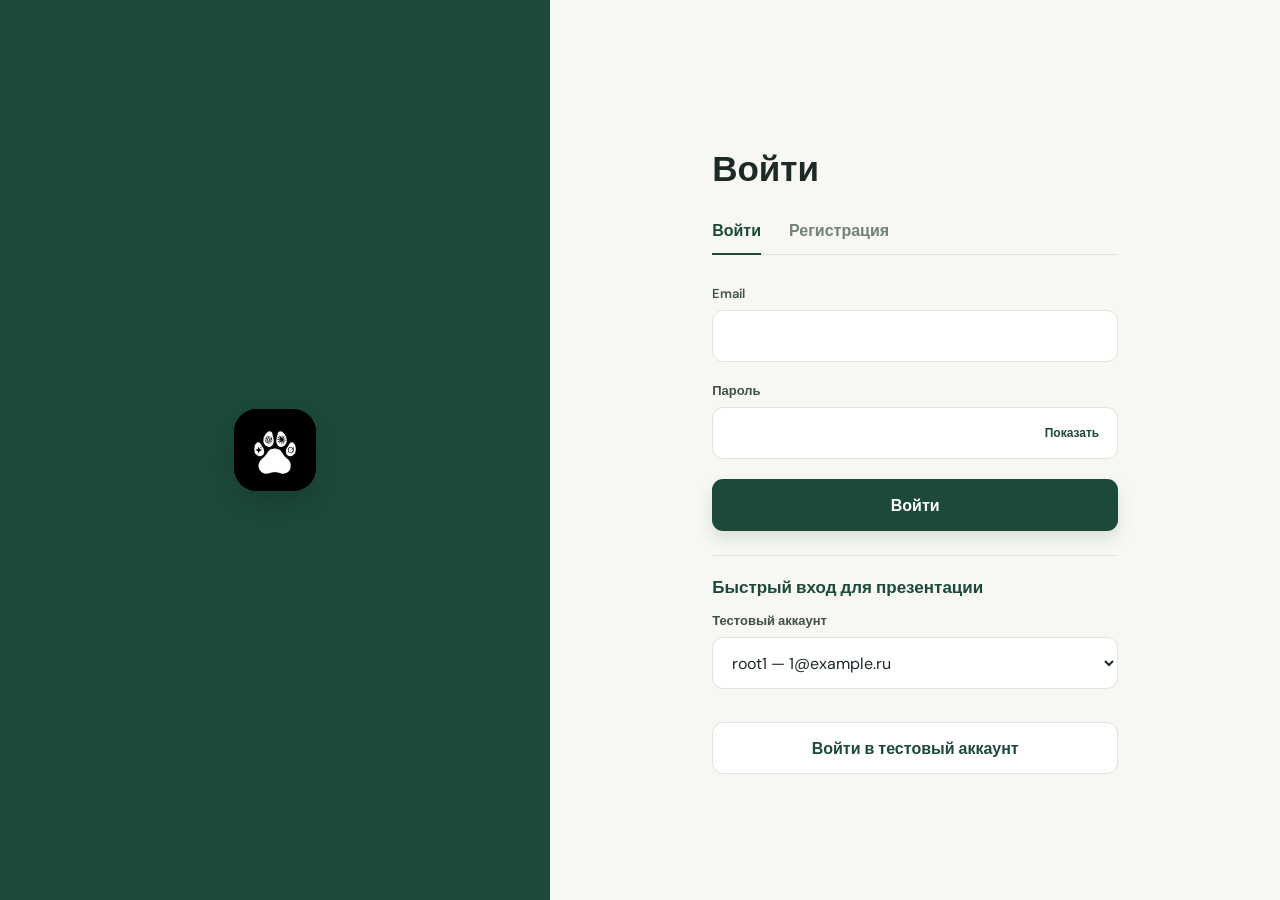
<file: index.html>
﻿<!doctype html>
<html lang="ru">
<head>
  <meta charset="UTF-8">
  <meta name="viewport" content="width=device-width, initial-scale=1.0">
  <meta name="description" content="PetCare — здоровье и забота о питомцах">
  <title>PetCare</title>
  <link rel="icon" type="image/jpeg" href="petcare-icon.jpg">
  <link rel="stylesheet" href="style.css">
</head>
<body>
  <div id="toast" class="toast" role="status" aria-live="polite"></div>
  <main id="auth-screen" class="auth-layout">
    <section class="brand-panel"><div class="brand-mark"><img src="petcare-icon.jpg" alt=""></div></section>
    <section class="form-panel"><div class="auth-card">
      <div class="mobile-brand"><img src="petcare-icon.jpg" alt=""></div>
      <div id="auth-view"><div class="card-heading"><h2 id="form-title">Войти</h2></div><div class="tabs"><button class="tab is-active" data-mode="login" type="button">Войти</button><button class="tab" data-mode="register" type="button">Регистрация</button></div><div id="auth-message" class="message" role="alert"></div><form id="auth-form" novalidate><div id="name-field" class="field is-hidden"><label for="auth-name">Имя</label><input id="auth-name" name="name" type="text" autocomplete="name"></div><div class="field"><label for="auth-email">Email</label><input id="auth-email" name="email" type="email" autocomplete="email"></div><div class="field"><label for="auth-password">Пароль</label><div class="password-wrap"><input id="auth-password" name="passwd" type="password" autocomplete="current-password"><button class="password-toggle" type="button">Показать</button></div></div><button id="auth-submit" class="primary-button" type="submit">Войти</button></form><p id="auth-hint" class="mock-hint"></p></div>
      <div id="test-login" class="test-login"><h3>Быстрый вход для презентации</h3><div class="field"><label for="test-account">Тестовый аккаунт</label><select id="test-account"><option value="0">root1 — 1@example.ru</option><option value="1">root2 — 2@example.ru</option><option value="2">root3 — 3@example.ru</option><option value="3">root4 — 4@example.ru</option><option value="4">root5 — 5@example.ru</option><option value="5">root6 — 6@example.ru</option><option value="6">root7 — 7@example.ru</option><option value="7">root8 — 8@example.ru</option><option value="8">root9 — 9@example.ru</option><option value="9">root10 — 10@example.ru</option></select></div><button id="test-login-button" class="secondary-button" type="button">Войти в тестовый аккаунт</button></div>
      <div id="verify-view" class="is-hidden"><button id="back-to-auth" class="back-button" type="button">← Назад</button><div class="card-heading"><h2>Введите код</h2><p class="muted">Код отправлен на <strong id="verify-email"></strong></p></div><div id="verify-message" class="message"></div><form id="verify-form" novalidate><div class="field"><label for="verify-code">Код подтверждения</label><input id="verify-code" class="code-input" inputmode="numeric" maxlength="6" autocomplete="one-time-code"></div><button class="primary-button" type="submit">Подтвердить</button></form><button id="resend-button" class="secondary-button" type="button">Отправить код ещё раз</button><p id="resend-status" class="resend-status"></p></div>
    </div></section>
  </main>
  <main id="app-screen" class="app-shell is-hidden"><aside class="sidebar"><button class="sidebar-logo" type="button" data-page="dashboard" title="Обзор"><img src="petcare-icon.jpg" alt=""><span>PetCare</span></button><nav><button class="nav-link is-active" data-page="dashboard"><svg class="svg-icon"><use href="icons.svg#home"></use></svg><span>Обзор</span></button><button class="nav-link" data-page="pets"><svg class="svg-icon"><use href="icons.svg#paw"></use></svg><span>Мои питомцы</span></button><button class="nav-link" data-page="health"><svg class="svg-icon"><use href="icons.svg#heart"></use></svg><span>Карта здоровья</span></button><button class="nav-link" data-page="food"><svg class="svg-icon"><use href="icons.svg#bowl"></use></svg><span>Питание</span></button><button class="nav-link" data-page="reminders"><svg class="svg-icon"><use href="icons.svg#bell"></use></svg><span>Напоминания</span></button></nav><button id="sidebar-toggle" class="sidebar-toggle" type="button" aria-label="Свернуть панель"><b aria-hidden="true">«</b> <span>Свернуть</span></button></aside><section class="app-content"><header class="topbar"><div><h1 id="page-title">Обзор</h1></div><div class="topbar-actions"><button id="bell-button" class="bell-button" type="button" aria-label="Уведомления"><svg class="svg-icon"><use href="icons.svg#bell"></use></svg><span id="bell-count" class="bell-count is-hidden">0</span></button><div class="user-menu-wrap"><button id="user-menu-button" class="user-chip" type="button" title="Аккаунт" aria-haspopup="menu" aria-expanded="false"><span id="user-initial">А</span><span id="user-name">Пользователь</span></button><div id="user-menu" class="user-menu is-hidden" role="menu"><div class="user-menu-head"><strong id="menu-user-name"></strong><small id="menu-user-email"></small></div><button class="user-menu-item" type="button" role="menuitem" data-page="profile"><svg class="svg-icon"><use href="icons.svg#user"></use></svg> &#1040;&#1082;&#1082;&#1072;&#1091;&#1085;&#1090;</button><button id="logout-button" class="user-menu-item danger" type="button" role="menuitem"><svg class="svg-icon"><use href="icons.svg#logout"></use></svg> &#1042;&#1099;&#1081;&#1090;&#1080;</button></div></div></div></header><div id="app-message" class="message"></div><div id="page-content"></div></section></main>
  <div id="modal" class="modal is-hidden"><div class="modal-backdrop" data-close-modal></div><div class="modal-card" role="dialog" aria-modal="true"><button class="modal-close" type="button" data-close-modal aria-label="Закрыть">×</button><div id="modal-content"></div></div></div>
  <script src="script.js"></script>
</body>
</html>
</file>
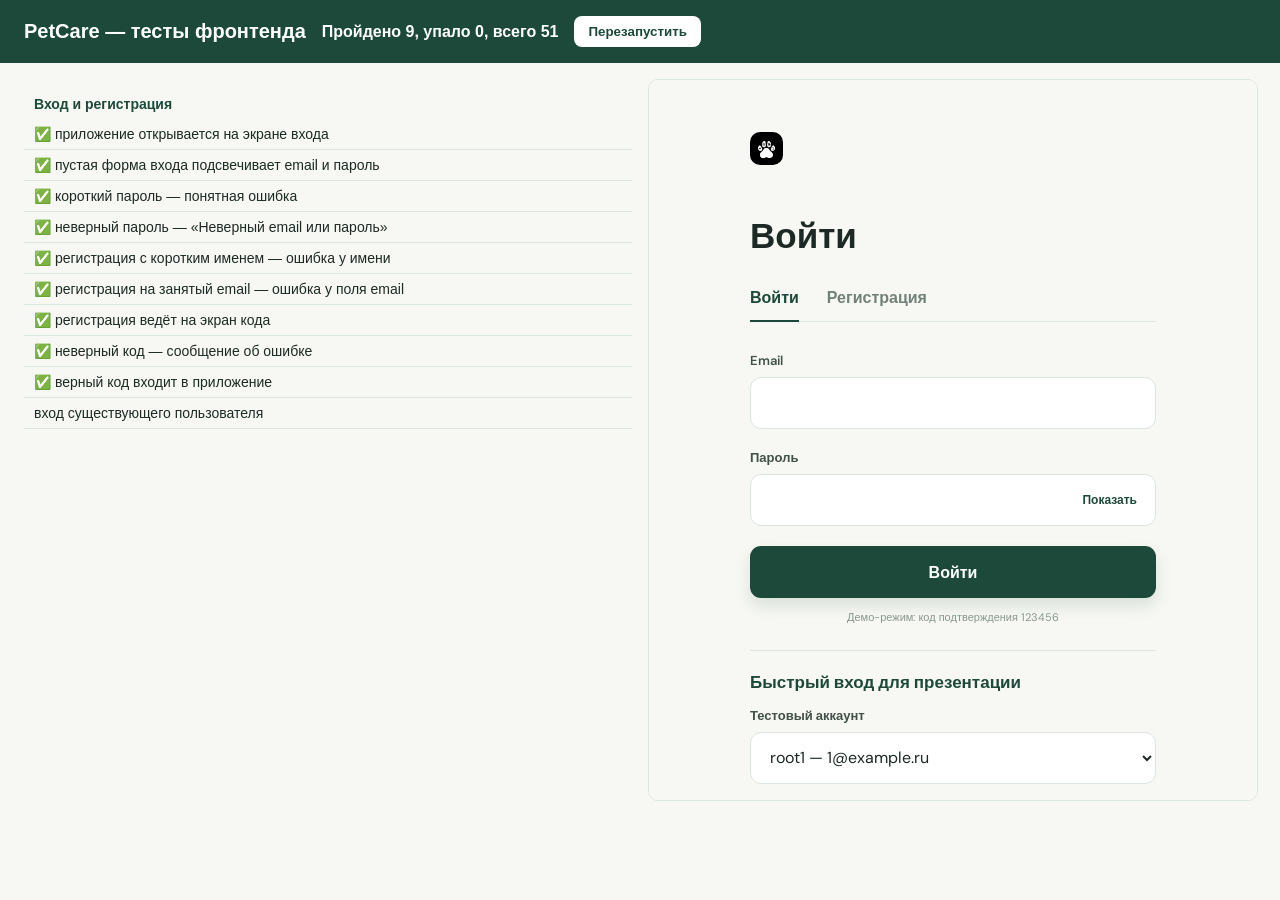
<file: test/index.html>
<!doctype html>
<html lang="ru">
<head>
  <meta charset="UTF-8">
  <title>PetCare — тесты фронтенда</title>
  <style>
    body{margin:0;font-family:Arial,sans-serif;background:#f7f8f3;color:#1d2924}
    header{display:flex;gap:16px;align-items:center;padding:16px 24px;color:#fff;background:#1d493b}
    header h1{margin:0;font-size:20px}
    #summary{font-weight:700}
    button{padding:8px 14px;border:0;border-radius:8px;color:#1d493b;background:#fff;font-weight:700;cursor:pointer}
    main{display:grid;grid-template-columns:minmax(320px,1fr) 1fr;gap:16px;padding:16px 24px}
    #results{margin:0;padding:0;list-style:none}
    #results li{padding:7px 10px;border-bottom:1px solid #dce5de;font-size:14px}
    #results li.pass::before{content:'✅ '}
    #results li.fail{color:#a53e3e;background:#fcecec}
    #results li.fail::before{content:'❌ '}
    #results li.group{margin-top:10px;border:0;color:#1d493b;font-weight:700}
    #results small{display:block;margin-top:3px;color:#a53e3e}
    iframe{width:100%;height:80vh;border:1px solid #dce5de;border-radius:10px;background:#fff}
    @media(max-width:900px){main{grid-template-columns:1fr}}
  </style>
</head>
<body>
  <header><h1>PetCare — тесты фронтенда</h1><span id="summary">Запуск…</span><button id="rerun" type="button">Перезапустить</button></header>
  <main><ul id="results"></ul><iframe id="app" title="Приложение под тестом"></iframe></main>
  <script src="tests.js"></script>
</body>
</html>
</file>
<file: style.css>
@import url('https://fonts.googleapis.com/css2?family=DM+Sans:wght@400;500;600;700&display=swap');
:root{--green:#1d493b;--dark:#12382d;--mint:#e5f1e9;--cream:#f7f8f3;--text:#1d2924;--muted:#718078;--line:#dce5de;--red:#b44949;--shadow:0 18px 45px #173c2b12}*{box-sizing:border-box}body{margin:0;min-height:100vh;color:var(--text);background:var(--cream);font-family:'DM Sans',Arial,sans-serif}button,input,select,textarea{font:inherit}button{cursor:pointer}.is-hidden{display:none!important}.auth-layout{display:grid;grid-template-columns:minmax(360px,43%) 1fr;min-height:100vh}.brand-panel{display:flex;flex-direction:column;justify-content:center;padding:10% 12%;color:#fff;background:var(--green)}.brand-mark{width:82px;height:82px;margin-bottom:28px;overflow:hidden;border-radius:23px;background:#050505;box-shadow:0 12px 25px #0b2b2255}.brand-mark img,.mobile-brand img,.sidebar-logo img{width:100%;height:100%;object-fit:cover}.eyebrow{margin:0 0 12px;color:#7da995;font-size:11px;font-weight:700;letter-spacing:.18em}.brand-panel .eyebrow{color:#a9d1b5}.brand-panel h1,.topbar h1{margin:0 0 20px;font-family:'DM Sans',Arial,sans-serif;font-size:clamp(38px,4vw,62px);line-height:1.08}.brand-description{max-width:350px;color:#d1e4d7;line-height:1.7}.form-panel{display:flex;flex-direction:column;align-items:center;justify-content:center;padding:40px 24px 20px}.auth-card{width:min(100%,430px);padding:12px}.mobile-brand{display:none;align-items:center;gap:9px;margin-bottom:48px;color:var(--green);font-weight:700;letter-spacing:.12em}.mobile-brand img{width:33px;height:33px;border-radius:10px}.card-heading{margin-bottom:28px}.card-heading h2{margin:0 0 9px;font-family:'DM Sans',Arial,sans-serif;font-size:35px}.muted{color:var(--muted);line-height:1.6}.tabs{display:flex;gap:28px;margin-bottom:30px;border-bottom:1px solid var(--line)}.tab{position:relative;padding:0 0 13px;border:0;color:var(--muted);background:transparent;font-weight:600}.tab.is-active{color:var(--green)}.tab.is-active:after{position:absolute;right:0;bottom:-1px;left:0;height:2px;content:'';background:var(--green)}.field{margin-bottom:20px}.field label,.label-row label{display:block;margin-bottom:8px;color:#415048;font-size:13px;font-weight:600}.label-row{display:flex;justify-content:space-between}.label-row label{margin:0}.field input,.field select,.field textarea{width:100%;padding:13px 15px;border:1px solid var(--line);border-radius:11px;outline:0;color:var(--text);background:#fff;transition:.2s}.field input,.field select{height:52px}.field textarea{min-height:90px;resize:vertical}.field input:focus,.field select:focus,.field textarea:focus{border-color:#5b9377;box-shadow:0 0 0 3px #5b937722}.password-wrap{position:relative}.password-wrap input{padding-right:80px}.password-toggle{position:absolute;top:0;right:13px;height:52px;border:0;color:var(--green);background:transparent;font-size:12px;font-weight:600}.text-button,.back-button{padding:0;border:0;color:var(--green);background:transparent;font-size:12px;font-weight:600}.field-error{display:block;min-height:0;margin-top:5px;color:var(--red);font-size:12px}.has-error input{border-color:var(--red)}.primary-button,.secondary-button{width:100%;min-height:52px;border-radius:11px;font-weight:700}.primary-button{border:0;color:#fff;background:var(--green);box-shadow:0 8px 16px #1d493b22}.primary-button:hover{background:var(--dark)}.primary-button:disabled{cursor:wait;opacity:.6}.secondary-button{margin-top:13px;border:1px solid var(--line);color:var(--green);background:#fff}.checkbox-row{display:flex;gap:9px;align-items:flex-start;margin:4px 0 22px;color:var(--muted);font-size:12px}.checkbox-row input{accent-color:var(--green)}.message{display:none;padding:12px 14px;margin:0 0 18px;border-radius:9px;font-size:13px;line-height:1.45}.message.is-visible{display:block}.message.error{color:#913f3f;background:#fcecec}.message.success{color:#276549;background:#e6f5eb}.mock-hint,.resend-status{color:#89978f;font-size:11px;line-height:1.5;text-align:center}.code-input{font-size:24px!important;font-weight:700;letter-spacing:.35em;text-align:center}.copyright{margin:25px 0 0;color:#a0aaa4;font-size:11px}
.app-shell{display:flex;min-height:100vh}.sidebar{display:flex;flex-direction:column;width:240px;padding:25px 16px;color:#d8e8dc;background:var(--green)}.sidebar-logo{display:flex;align-items:center;gap:10px;margin:0 12px 55px;font-size:19px;font-weight:700}.sidebar-logo img{width:38px;height:38px;border-radius:12px}.sidebar nav{display:grid;gap:8px}.nav-link,.logout-link{display:flex;align-items:center;gap:13px;padding:13px 14px;border:0;border-radius:10px;color:#c4d9ca;background:transparent;text-align:left;font-size:19px}.nav-link span,.logout-link span{font-size:14px}.nav-link:hover,.nav-link.is-active{color:#fff;background:#ffffff1c}.logout-link{margin-top:auto}.app-content{width:100%;min-width:0;padding:42px clamp(22px,5vw,70px);overflow:auto}.topbar{display:flex;justify-content:space-between;align-items:flex-end;margin-bottom:34px}.topbar h1{margin:0;font-size:42px}.user-chip{display:flex;align-items:center;gap:10px;color:var(--muted);font-weight:600}.user-chip span:first-child{display:grid;place-items:center;width:38px;height:38px;border-radius:50%;color:#fff;background:var(--green)}.section-title{display:flex;justify-content:space-between;align-items:center;margin-bottom:18px}.section-title h2{margin:0;font-size:21px}.outline-button,.danger-button{padding:10px 14px;border-radius:9px;font-weight:600}.outline-button{border:1px solid var(--line);color:var(--green);background:#fff}.danger-button{border:0;color:#a53e3e;background:#fcecec}.dashboard-grid{display:grid;grid-template-columns:1.5fr 1fr;gap:24px}.stat-grid{display:grid;grid-template-columns:repeat(3,1fr);gap:15px;margin-bottom:24px}.card,.pet-card,.procedure-card{padding:22px;border:1px solid #edf1ed;border-radius:17px;background:#fff;box-shadow:var(--shadow)}.stat-card small{color:var(--muted)}.stat-card strong{display:block;margin-top:12px;font-size:30px}.pet-grid{display:grid;grid-template-columns:repeat(auto-fill,minmax(220px,1fr));gap:18px}.pet-card{padding:0;overflow:hidden}.pet-photo{display:grid;place-items:center;width:100%;height:145px;color:#fff;font-size:52px;background:linear-gradient(135deg,#b6d8bf,#5b9377)}.pet-photo img{width:100%;height:100%;object-fit:cover}.pet-card-body{padding:17px}.pet-card h3{margin:0 0 4px;font-size:18px}.pet-card p{margin:0;color:var(--muted);font-size:13px}.card-actions{display:flex;gap:8px;margin-top:15px}.card-actions button{flex:1;padding:9px 5px;border-radius:8px;font-size:12px}.procedure-list{display:grid;gap:11px}.procedure-card{display:flex;justify-content:space-between;gap:15px;padding:16px}.procedure-card h3{margin:0 0 5px;font-size:15px}.procedure-card p{margin:0;color:var(--muted);font-size:12px}.date-badge{min-width:80px;color:var(--green);font-size:12px;font-weight:700;text-align:right}.empty-state{padding:40px;text-align:center;color:var(--muted);border:1px dashed var(--line);border-radius:16px}.modal{position:fixed;z-index:10;inset:0;display:grid;place-items:center;padding:20px}.modal-backdrop{position:absolute;inset:0;background:#102c2299}.modal-card{position:relative;width:min(100%,500px);max-height:90vh;padding:28px;overflow:auto;border-radius:18px;background:#fff;box-shadow:0 25px 80px #0003}.modal-close{position:absolute;top:14px;right:17px;border:0;color:var(--muted);background:transparent;font-size:26px}.modal-card h2{margin:0 0 22px;font-family:'DM Sans',Arial,sans-serif}.form-actions{display:flex;gap:10px}.form-actions button{flex:1}.photo-preview{width:100%;height:180px;object-fit:cover;border-radius:12px;margin-bottom:12px}.toast{position:fixed;z-index:20;right:20px;bottom:20px;max-width:360px;padding:14px 18px;border-radius:10px;color:#fff;background:var(--green);box-shadow:var(--shadow);transform:translateY(120px);transition:.25s}.toast.show{transform:translateY(0)}
.compact-button{width:auto;padding:0 18px}
.test-login{margin-top:24px;padding-top:20px;border-top:1px solid var(--line)}
.test-login h3{margin:0 0 14px;color:var(--green);font-size:17px}
.test-login .secondary-button{width:100%}
.small-note{margin-top:8px!important;white-space:pre-line}
.profile-card{max-width:680px}
.telegram-profile-card{display:none}
.profile-card hr{margin:28px 0;border:0;border-top:1px solid var(--line)}
.avatar-large{display:block;width:86px;height:86px;margin-bottom:18px;border-radius:50%;object-fit:cover}
.oauth-row{display:flex;gap:10px}.oauth-row button{flex:1}
.calendar-list{display:grid;gap:22px}.calendar-day h3{margin:0 0 10px;color:var(--green);font-size:18px}.calendar-day .procedure-list{margin-top:0}
@media(max-width:800px){.auth-layout{display:block}.brand-panel{display:none}.mobile-brand{display:flex}.app-shell{display:block}.sidebar{width:100%;padding:12px 15px}.sidebar-logo{margin:0 0 10px}.sidebar nav{display:flex;overflow:auto}.nav-link,.logout-link{padding:9px 11px}.logout-link{position:absolute;right:14px;top:12px;margin:0}.nav-link span,.logout-link span{display:none}.app-content{padding:28px 16px}.topbar{align-items:center}.topbar h1{font-size:34px}.dashboard-grid{grid-template-columns:1fr}.stat-grid{gap:8px}.stat-card{padding:14px}.stat-card strong{font-size:23px}.user-chip span:last-child{display:none}.oauth-row{display:grid;grid-template-columns:1fr 1fr}}

/* Единая типографика и компактные карточки */
body,button,input,select,textarea{font-family:'DM Sans',Arial,sans-serif}
h1,h2,h3,.brand-panel h1,.topbar h1,.card-heading h2{font-family:'DM Sans',Arial,sans-serif}
.brand-panel{align-items:center}
.brand-panel .brand-mark{margin-bottom:0}
.brand-description,.brand-panel h1,.brand-panel .eyebrow{display:none}
.user-chip span:last-child{display:none}
.dashboard-grid{grid-template-columns:minmax(0,1fr) minmax(280px,.8fr);gap:12px}
.pet-grid{grid-template-columns:repeat(auto-fill,minmax(110px,1fr));gap:12px}
.pet-card{cursor:pointer;padding:0;border-radius:14px}
.pet-card.is-selected{outline:3px solid var(--green);outline-offset:2px}
.pet-photo{height:190px;display:grid;place-items:center;overflow:hidden;background:var(--mint);color:var(--green);font-size:72px}
.pet-photo img{display:block;width:100%;height:100%;object-fit:cover}
.pet-card-body{padding:13px 14px}
.pet-card-body h3{margin:0;font-size:15px;white-space:nowrap;overflow:hidden;text-overflow:ellipsis}
.pet-card-body p,.pet-card .card-actions{display:none}
.procedure-card{padding:15px}
.procedure-card .card-actions{display:none}
.next-procedure{display:grid;gap:7px;margin-top:18px;padding:18px;border-radius:16px;color:var(--green);background:var(--mint)}
.next-procedure small{font-weight:600;color:var(--muted)}
.next-procedure strong{font-size:19px}
.next-procedure p{margin:0;color:var(--muted)}
.dashboard-procedures{min-height:520px;min-width:0;max-width:760px;width:100%;justify-self:end}
.dashboard-procedures .procedure-list{max-height:610px;overflow:auto}
.pet-card-body h3{font-size:19px}
.pet-card-body .pet-details-button{display:block;width:100%;margin-top:10px;padding:8px 10px;font-size:13px}
.procedure-card h3{font-size:21px;margin:0 0 8px}
.procedure-card p{font-size:16px}
.date-filter{display:flex;gap:8px;align-items:center}
.date-filter input{position:absolute;width:1px;height:1px;opacity:0;pointer-events:none}
.date-filter button{min-height:42px}
.calendar-month{padding:28px;border:1px solid var(--line);border-radius:17px;background:#fff;box-shadow:var(--shadow);overflow:auto;max-height:calc(100vh - 240px)}
.calendar-month-header{display:flex;justify-content:space-between;align-items:center;margin-bottom:18px}
.calendar-month-header h3{margin:0;font-size:24px}
.calendar-header-actions{display:flex;align-items:center;gap:8px}
.calendar-weekdays,.calendar-grid{display:grid;grid-template-columns:repeat(7,1fr);gap:8px}
.calendar-weekdays{margin-bottom:8px;color:var(--muted);font-size:13px;font-weight:700;text-align:center}
.calendar-cell{min-height:145px;padding:11px;border:1px solid var(--line);border-radius:10px;background:#fbfdfb;text-align:left}
.calendar-cell.is-empty{border-color:transparent;background:transparent}
.calendar-cell strong{display:block;margin-bottom:7px;font-size:16px}
.calendar-cell.has-procedures{border-color:#a9d1b5;background:var(--mint)}
.calendar-cell.is-today{box-shadow:inset 0 0 0 2px var(--green)}
.calendar-cell.is-selected{outline:3px solid #8bb99a;outline-offset:-3px}
.calendar-cell span{display:block;width:100%;margin-top:4px;padding:5px;border-radius:5px;color:var(--green);background:#fff;font-size:12px;white-space:normal;overflow:hidden}
.calendar-cell span small{display:block;color:var(--muted);font-size:11px}
.calendar-more{display:block;margin-top:5px;color:var(--muted);font-size:11px}
.calendar-selected-day{margin-top:24px}
.calendar-selected-day h3{margin:0 0 10px}
.calendar-selection-hint{margin-top:24px;padding:18px;border-radius:12px;color:var(--muted);background:#fff;text-align:center}
.section-subtitle{margin:5px 0 0;font-size:14px}
.pet-info-grid{display:grid;grid-template-columns:repeat(2,minmax(0,1fr));gap:18px}
.pet-profile-header{display:flex;gap:20px;align-items:center;margin-bottom:25px}
.pet-profile-header h2{margin:0 0 8px;font-size:30px}
.pet-profile-header .avatar-large{margin:0}
.pet-avatar-placeholder{display:grid;place-items:center;background:var(--mint);font-size:34px}
@media(max-width:800px){.pet-info-grid{grid-template-columns:1fr}.pet-profile-header{align-items:flex-start;flex-direction:column}.calendar-cell{min-height:76px;padding:6px}.calendar-cell button{font-size:10px}}
.filters{display:flex;flex-wrap:wrap;gap:10px;margin-bottom:20px}
.filters select,.filters input{min-height:42px;padding:0 12px;border:1px solid var(--line);border-radius:10px;color:var(--text);background:#fff}
.view-switch{display:flex;gap:8px;margin-left:auto}
.view-switch .outline-button{padding:9px 12px}
.view-switch .is-active{color:#fff;background:var(--green)}
.calendar-day{margin-bottom:22px}
.calendar-day h3{margin:0 0 10px}
.modal-card .procedure-list{max-height:55vh;overflow:auto}
@media(max-width:800px){.dashboard-grid{grid-template-columns:1fr}.view-switch{width:100%;margin-left:0}.view-switch button{flex:1}.pet-grid{grid-template-columns:repeat(3,1fr)}.pet-photo{height:145px}.calendar-month-header{align-items:flex-start;gap:8px}.calendar-header-actions{gap:4px}.calendar-header-actions .outline-button{padding:8px 9px}.calendar-cell{min-height:76px;padding:6px}.calendar-cell span{font-size:10px;padding:3px}.calendar-cell span small{display:none}}
/* Обзор: колонка питомцев по ширине карточек, процедуры занимают остальное место */
.dashboard-grid{grid-template-columns:auto minmax(320px,1fr);gap:24px;align-items:start}
.dashboard-pets .pet-grid{grid-template-columns:repeat(var(--cols,3),200px)}
@media(max-width:1200px){.dashboard-pets .pet-grid{grid-template-columns:repeat(var(--cols-sm,2),200px)}}

/* Карточки питомцев крупнее, длинные имена переносятся */
.pet-grid{grid-template-columns:repeat(auto-fill,minmax(200px,1fr));gap:16px}
.pet-photo{height:170px}
.pet-card-body{padding:14px 16px 16px}
.pet-card-body h3{white-space:normal;overflow:visible;text-overflow:clip;overflow-wrap:anywhere;line-height:1.25}
.pet-profile-actions{display:flex;flex-wrap:wrap;gap:8px}

@media(max-width:800px){.dashboard-grid{grid-template-columns:1fr}.pet-grid,.dashboard-pets .pet-grid{grid-template-columns:repeat(2,minmax(0,1fr))}}

/* ---------- Новые экраны: общие элементы ---------- */
body.modal-open{overflow:hidden}
.topbar-actions{display:flex;align-items:center;gap:12px}
.user-chip{padding:0;border:0;background:transparent;cursor:pointer}
.bell-button{position:relative;display:grid;place-items:center;width:44px;height:44px;border:1px solid var(--line);border-radius:12px;background:#fff;font-size:19px;box-shadow:var(--shadow)}
.bell-button:hover{border-color:#a9d1b5}
.bell-count{position:absolute;top:-6px;right:-6px;min-width:20px;height:20px;padding:0 5px;border-radius:10px;color:#fff;background:var(--red);font-size:11px;font-weight:700;line-height:20px;text-align:center}
.notice-banner{display:block;width:100%;margin-bottom:16px;padding:14px 16px;border:1px solid #f0d9a8;border-radius:12px;color:#7a5412;background:#fff7e6;font-weight:600;text-align:left}
.notice-banner:hover{background:#fff1d4}
.quick-actions{display:flex;flex-wrap:wrap;gap:8px;margin-top:16px}
.quick-actions .outline-button,.section-title>.outline-button,.section-title>.primary-button{min-width:132px;min-height:42px}
.quick-actions .outline-button{padding:9px 12px;font-size:13px}
.empty-action{margin-top:14px}
.pre-line{white-space:pre-line}
.page-section{margin-top:22px}
.subsection-title{margin:0 0 12px;color:var(--green);font-size:17px}
.section-title h3{margin:0;font-size:18px}
.section-title .subsection-title{margin:0}
.field-hint{margin:6px 0 0;color:var(--muted);font-size:12px;line-height:1.45}
.field-row{display:grid;grid-template-columns:1fr 1fr;gap:12px}
.text-button{cursor:pointer}
.modal-lead{margin:-12px 0 20px}
.danger-fill{background:var(--red)!important;box-shadow:none!important}
.danger-fill:hover{background:#963c3c!important}

/* Ошибки в формах */
.field-error{display:block;margin-top:6px;color:var(--red);font-size:12px;font-weight:600}
.has-error input,.has-error select,.has-error textarea{border-color:var(--red)!important;background:#fffafa!important}
.has-error input:focus,.has-error select:focus,.has-error textarea:focus{box-shadow:0 0 0 3px #b4494922!important}
.checkbox-row.has-error{flex-wrap:wrap;color:var(--red)}
.checkbox-row .field-error{width:100%;margin-top:2px}

/* Карточки событий */
.event-list{display:grid;gap:11px}
.event-card{display:flex;gap:14px;align-items:flex-start;padding:15px 16px;border:1px solid #edf1ed;border-radius:15px;background:#fff;box-shadow:var(--shadow)}
.event-icon{display:grid;flex:none;place-items:center;width:42px;height:42px;border-radius:12px;background:var(--mint);font-size:20px}
.event-body{flex:1;min-width:0}
.event-body h3{margin:4px 0;font-size:17px;overflow-wrap:anywhere}
.event-body p{margin:3px 0 0;color:var(--muted);font-size:13px;line-height:1.45;overflow-wrap:anywhere}
.event-body .event-sub{color:#4b5a52}
.event-text{white-space:pre-line}
.event-body .event-repeat{color:var(--green);font-weight:600}
.event-meta{display:flex;flex-wrap:wrap;gap:6px}
.category-chip,.relative-chip{padding:3px 8px;border-radius:20px;font-size:11px;font-weight:700}
.category-chip{color:var(--green);background:var(--mint)}
.relative-chip{color:#7a5412;background:#fff1d4}
.relative-chip.is-past{color:var(--muted);background:#eef1ee}
.event-actions{display:flex;flex:none;gap:6px}
.icon-button{display:grid;place-items:center;width:36px;height:36px;padding:0;border:1px solid var(--line);border-radius:9px;color:var(--green);background:#fff;font-size:15px}
.icon-button:hover{border-color:#a9d1b5;background:var(--mint)}
.icon-button.danger{border-color:#f3dada;color:#a53e3e;background:#fcecec}
.event-birthday .event-icon{background:#fff1d4}
.event-medication .event-icon{background:#eef0fb}
.day-relative{font-size:14px;font-weight:500}

/* Сводка карты здоровья */
.summary-grid{display:grid;grid-template-columns:repeat(auto-fill,minmax(190px,1fr));gap:12px;margin:6px 0 4px}
.summary-tile{display:grid;gap:5px;padding:15px;border:1px solid #edf1ed;border-radius:14px;background:#fff;box-shadow:var(--shadow)}
.summary-tile small{color:var(--muted);font-weight:600}
.summary-tile strong{font-size:17px;overflow-wrap:anywhere}
.summary-tile span{color:var(--muted);font-size:12px;line-height:1.4}
.pet-profile .summary-tile{background:#fbfdfb;box-shadow:none}
.chip-tabs{display:flex;flex-wrap:wrap;gap:8px;margin-bottom:18px}
.chip-tab{padding:8px 13px;border:1px solid var(--line);border-radius:20px;color:var(--green);background:#fff;font-size:13px;font-weight:600}
.chip-tab.is-active{border-color:var(--green);color:#fff;background:var(--green)}
.info-list{display:grid;grid-template-columns:repeat(auto-fill,minmax(180px,1fr));gap:12px;margin-bottom:6px}
.info-list div{display:grid;gap:4px;padding:12px 14px;border-radius:12px;background:var(--cream)}
.info-list small{color:var(--muted);font-weight:600}
.pet-profile hr{margin:24px 0;border:0;border-top:1px solid var(--line)}
.pet-profile .avatar-large{overflow:hidden}
.pet-profile .avatar-large img{width:100%;height:100%;object-fit:cover}
.pet-card-body .pet-meta{display:block;margin:4px 0 0;color:var(--muted);font-size:13px;overflow-wrap:anywhere}

/* Вес */
.weight-card h3{margin:0 0 14px}
.inline-form{display:grid;grid-template-columns:170px 150px 1fr auto;gap:12px;align-items:start}
.inline-form .field{margin-bottom:0}
.inline-form .primary-button{min-height:52px;margin-top:26px}
.weight-row{display:flex;justify-content:space-between;align-items:center;gap:12px;padding:14px 16px;border:1px solid #edf1ed;border-radius:14px;background:#fff;box-shadow:var(--shadow)}
.weight-row strong{font-size:18px}
.weight-row p{margin:3px 0 0;color:var(--muted);font-size:13px}
.weight-diff{margin-left:8px;padding:2px 7px;border-radius:12px;font-size:12px;font-weight:700}
.weight-diff.up{color:#7a5412;background:#fff1d4}
.weight-diff.down{color:#276549;background:#e6f5eb}

/* Питание */
.badge-row{display:flex;flex-wrap:wrap;gap:6px;margin-top:8px}
.badge{padding:4px 9px;border-radius:20px;color:var(--muted);background:#eef1ee;font-size:12px;font-weight:600}
.badge.good{color:#276549;background:#e6f5eb}
.badge.bad{color:#913f3f;background:#fcecec}
.badge.warn{color:#7a5412;background:#fff1d4}
.food-base{display:grid;grid-template-columns:repeat(auto-fit,minmax(230px,1fr));gap:12px}
.food-column{padding:16px;border:1px solid #edf1ed;border-radius:15px;background:#fff;box-shadow:var(--shadow)}
.food-column h4{margin:0 0 10px;font-size:15px}
.food-column.good{border-top:4px solid #5b9377}
.food-column.bad{border-top:4px solid var(--red)}
.food-column.unknown{border-top:4px solid var(--line)}
.food-column ul{display:grid;gap:10px;margin:0;padding:0;list-style:none}
.food-column li{display:grid;gap:2px}
.food-column li span{color:var(--muted);font-size:12px}
.food-column li .reaction-line{color:#7a5412}
.food-column p{margin:0;font-size:13px}
.compact-filters{margin:0}
.segmented{display:flex;flex-wrap:wrap;gap:6px}
.segment input{position:absolute;opacity:0;pointer-events:none}
.segment span{display:inline-block;padding:10px 13px;border:1px solid var(--line);border-radius:10px;color:var(--text);background:#fff;font-size:13px;font-weight:600;cursor:pointer;transition:.15s}
.segment input:checked+span{border-color:var(--green);color:#fff;background:var(--green)}
.segment input:focus-visible+span{box-shadow:0 0 0 3px #5b937744}
.checkbox-grid{display:flex;flex-wrap:wrap;gap:4px 18px}
.checkbox-grid .checkbox-row{margin:0;color:var(--text);font-size:13px}
.form-details{margin:0 0 20px;padding:12px 14px;border:1px solid var(--line);border-radius:12px;background:#fbfdfb}
.form-details summary{color:var(--green);font-weight:700;cursor:pointer}
.form-details[open] summary{margin-bottom:14px}

/* Уведомления */
.notification-list{display:grid;gap:10px;max-height:52vh;margin-bottom:16px;overflow:auto}
.notification-item{display:flex;gap:12px;align-items:flex-start;padding:13px;border:1px solid var(--line);border-radius:13px}
.notification-item>div{flex:1;min-width:0}
.notification-item h3{margin:0 0 3px;font-size:15px}
.notification-item p{margin:0 0 3px;color:var(--muted);font-size:13px}
.notification-item small{color:var(--muted);font-size:12px}
.notification-item .outline-button{flex:none;padding:7px 10px;font-size:12px}

/* Видимое поле даты в фильтрах */
.date-filter input{position:static;width:auto;height:auto;min-height:42px;padding:0 12px;border:1px solid var(--line);border-radius:10px;color:var(--text);background:#fff;opacity:1;pointer-events:auto}

@media(max-width:800px){
  .topbar{gap:12px}.topbar h1{font-size:28px}
  .inline-form{grid-template-columns:1fr 1fr}.inline-form .field:nth-child(3),.inline-form .primary-button{grid-column:1/-1}.inline-form .primary-button{width:100%;margin-top:0}
  .event-card{gap:10px;padding:13px}.event-icon{width:36px;height:36px;font-size:17px}
  .event-actions{flex-direction:column}
  .section-title{flex-wrap:wrap;gap:10px}
  .filters select,.date-filter{flex:1 1 160px}.date-filter input{flex:1}
  .modal{padding:10px}.modal-card{padding:22px 18px}
  .notification-item{flex-wrap:wrap}.notification-item .outline-button{margin-left:54px}
}
@media(max-width:480px){.field-row{grid-template-columns:1fr;gap:0}.summary-grid{grid-template-columns:1fr 1fr}.pet-photo{height:120px}.topbar h1{font-size:24px}}

/* Логотип в боковой панели — ссылка на «Обзор» */
.sidebar-logo{padding:0;border:0;color:inherit;background:transparent;font-family:inherit;text-align:left;cursor:pointer}
.sidebar-logo:hover{color:#fff}

/* Боковая панель: закреплена по высоте экрана, сворачивается до иконок */
.sidebar{position:sticky;top:0;flex:none;height:100vh;overflow-y:auto;transition:width .2s}
.sidebar-toggle{display:flex;align-items:center;gap:13px;margin-top:auto;padding:13px 14px;border:0;border-radius:10px;color:#c4d9ca;background:transparent;text-align:left;font-size:19px}
.sidebar-toggle span{font-size:14px}
.sidebar-toggle:hover{color:#fff;background:#ffffff1c}
.sidebar-toggle b{display:inline-block;width:22px;text-align:center;font-weight:400;transition:transform .2s}
.sidebar-collapsed .sidebar{width:84px;padding-right:12px;padding-left:12px}
.sidebar-collapsed .sidebar-logo{justify-content:center;margin-right:0;margin-left:0}
.sidebar-collapsed .sidebar-logo span,.sidebar-collapsed .nav-link span,.sidebar-collapsed .sidebar-toggle span{display:none}
.sidebar-collapsed .nav-link,.sidebar-collapsed .sidebar-toggle{justify-content:center;padding-right:0;padding-left:0}
.sidebar-collapsed .sidebar-toggle b{transform:rotate(180deg)}

/* Меню аккаунта справа сверху */
.user-menu-wrap{position:relative}
.user-chip span:first-child{overflow:hidden;box-shadow:var(--shadow)}
.user-chip span:first-child img{width:100%;height:100%;object-fit:cover}
.user-chip:focus-visible span:first-child{outline:3px solid #5b937766;outline-offset:2px}
.user-menu{position:absolute;z-index:9;top:calc(100% + 8px);right:0;display:grid;min-width:220px;padding:6px;border:1px solid var(--line);border-radius:13px;background:#fff;box-shadow:0 18px 45px #173c2b26}
.user-menu-head{display:grid;gap:2px;padding:10px 12px 12px;margin-bottom:4px;border-bottom:1px solid var(--line)}
.user-menu-head strong{overflow:hidden;text-overflow:ellipsis;white-space:nowrap}
.user-menu-head small{overflow:hidden;color:var(--muted);text-overflow:ellipsis;white-space:nowrap}
.user-menu-item{padding:11px 12px;border:0;border-radius:9px;color:var(--text);background:transparent;font-weight:600;text-align:left}
.user-menu-item:hover{background:var(--mint)}
.user-menu-item.danger{color:#a53e3e}
.user-menu-item.danger:hover{background:#fcecec}

/* Аватар в аккаунте */
.community-filters{display:flex;align-items:end;gap:12px;flex-wrap:wrap;margin-bottom:22px}.community-filters .field{flex:1 1 260px;margin-bottom:0}.community-filters .checkbox-row{display:flex;align-items:center;gap:8px;padding-bottom:10px}.community-grid{display:grid;grid-template-columns:repeat(auto-fill,minmax(270px,1fr));gap:16px}.community-card{display:flex;flex-direction:column;min-height:180px}.community-card h3{margin:0 0 8px}.community-card p{overflow-wrap:anywhere}.community-card-footer{display:flex;align-items:center;justify-content:space-between;gap:10px;margin-top:auto}.community-detail{max-width:760px}.community-detail h3{margin-top:30px}.community-description{white-space:pre-wrap;overflow-wrap:anywhere}.community-actions{display:flex;gap:10px;flex-wrap:wrap;margin-top:22px}.community-members{padding:0;list-style:none}.community-members li{display:flex;align-items:center;justify-content:space-between;gap:12px;padding:12px 0;border-bottom:1px solid var(--line);overflow-wrap:anywhere}
/* Чат внутри карточки сообщества */
.community-chat{max-width:760px;margin-top:18px}.community-chat .section-title{align-items:center}.community-chat .section-title h3{margin:0}.chat-history{margin:16px 0}.chat-history #chat-older{display:block;margin:0 auto 12px}.chat-messages{max-height:440px;min-height:130px;overflow-y:auto;overscroll-behavior:contain;display:flex;flex-direction:column;gap:10px;padding:14px;border:1px solid var(--line);border-radius:12px;background:var(--mint)}.chat-message{align-self:flex-start;max-width:min(90%,560px);padding:11px 14px;border-radius:13px;background:#fff;box-shadow:var(--shadow);overflow-wrap:anywhere}.chat-message.chat-own{align-self:flex-end;background:#e0f2e8}.chat-message-head,.chat-message-foot{display:flex;align-items:center;gap:10px;flex-wrap:wrap}.chat-message-head time{color:var(--muted);font-size:12px}.chat-message p{margin:8px 0;white-space:pre-wrap}.chat-message-foot{justify-content:flex-end;font-size:13px}.chat-message-foot:empty{display:none}.chat-delete{color:#a53e3e}.chat-empty{align-self:center;margin:auto;text-align:center}.community-chat form .field{margin-bottom:10px}.community-chat textarea{resize:vertical}.community-chat #chat-status{margin-top:12px}
.chat-history #chat-older.is-hidden,.community-chat #chat-status.is-hidden{display:none}
.avatar-card{display:flex;gap:20px;align-items:center;margin-bottom:18px}
.avatar-card h2{margin:0 0 4px}
.avatar-card p{margin:0 0 12px}
.profile-avatar{display:grid;flex:none;place-items:center;margin:0;overflow:hidden;color:#fff;background:var(--green);font-size:34px;font-weight:700}
.profile-avatar img{width:100%;height:100%;object-fit:cover}
.avatar-card>.profile-avatar{cursor:zoom-in}
.food-reaction-actions{display:flex;gap:6px;margin-top:10px}
.food-reaction-actions .icon-button{width:42px;height:38px}
.svg-icon{width:1.15em;height:1.15em;vertical-align:-.18em;fill:none}
.file-button{position:relative;display:inline-flex;align-items:center;cursor:pointer}
.file-button input{position:absolute;width:1px;height:1px;opacity:0}
.file-button:focus-within{box-shadow:0 0 0 3px #5b937744}
.file-button.is-busy{opacity:.6;pointer-events:none}

/* Фото питомца крупнее */
.photo-zoom-trigger{flex:none;padding:0;border:0;border-radius:50%;background:transparent;cursor:zoom-in}
.photo-zoom-trigger:focus-visible{outline:3px solid #5b937766;outline-offset:3px}
.modal-card.modal-photo{width:auto;max-width:min(94vw,960px);padding:10px;background:#fff}
.modal-photo .modal-close{top:16px;right:16px;z-index:1;display:grid;place-items:center;width:36px;height:36px;border-radius:50%;color:#fff;background:#102c22aa;font-size:22px;line-height:1}
.photo-zoom{display:block;max-width:100%;max-height:84vh;border-radius:12px;object-fit:contain}

/* Календарь: число и события прижаты к левому верхнему углу ячейки */
.calendar-cell{display:flex;flex-direction:column;align-items:stretch;justify-content:flex-start;color:var(--text)}
.calendar-cell strong{text-align:left}

/* Чекбоксы внутри полей: обычного размера, подпись сбоку */
.field .checkbox-row{display:flex;align-items:center;gap:9px;margin:0;color:var(--text);font-size:14px;font-weight:500;cursor:pointer}
.field input[type=checkbox],.field input[type=radio],.checkbox-row input{flex:none;width:18px;height:18px;min-height:0;margin:0;padding:0;accent-color:var(--green)}
.checkbox-grid{gap:10px 22px}
.field .checkbox-row+.field-error{margin-top:6px}

/* Повторы и выбор «эта дата / все» */
.weekday-picker .segment span{min-width:46px;text-align:center}
.scope-field{padding:14px;border-radius:12px;background:var(--mint)}
.scope-field .segment span{background:#fff}
.choice-list{display:grid;gap:10px}
.choice-list .secondary-button{margin-top:0}
#repeat-block>.checkbox-row{align-items:center;margin:0 0 16px;color:var(--text);font-size:14px;cursor:pointer}

@media(max-width:800px){
  .sidebar{position:static;height:auto;overflow:visible}
  .sidebar-toggle{display:none}
  .sidebar-collapsed .sidebar{width:100%;padding:12px 15px}
  .sidebar-collapsed .sidebar-logo{justify-content:flex-start}.sidebar-collapsed .sidebar-logo span{display:inline}
  .sidebar-collapsed .nav-link{padding:9px 11px}
  .avatar-card{align-items:flex-start}
}
</file>
